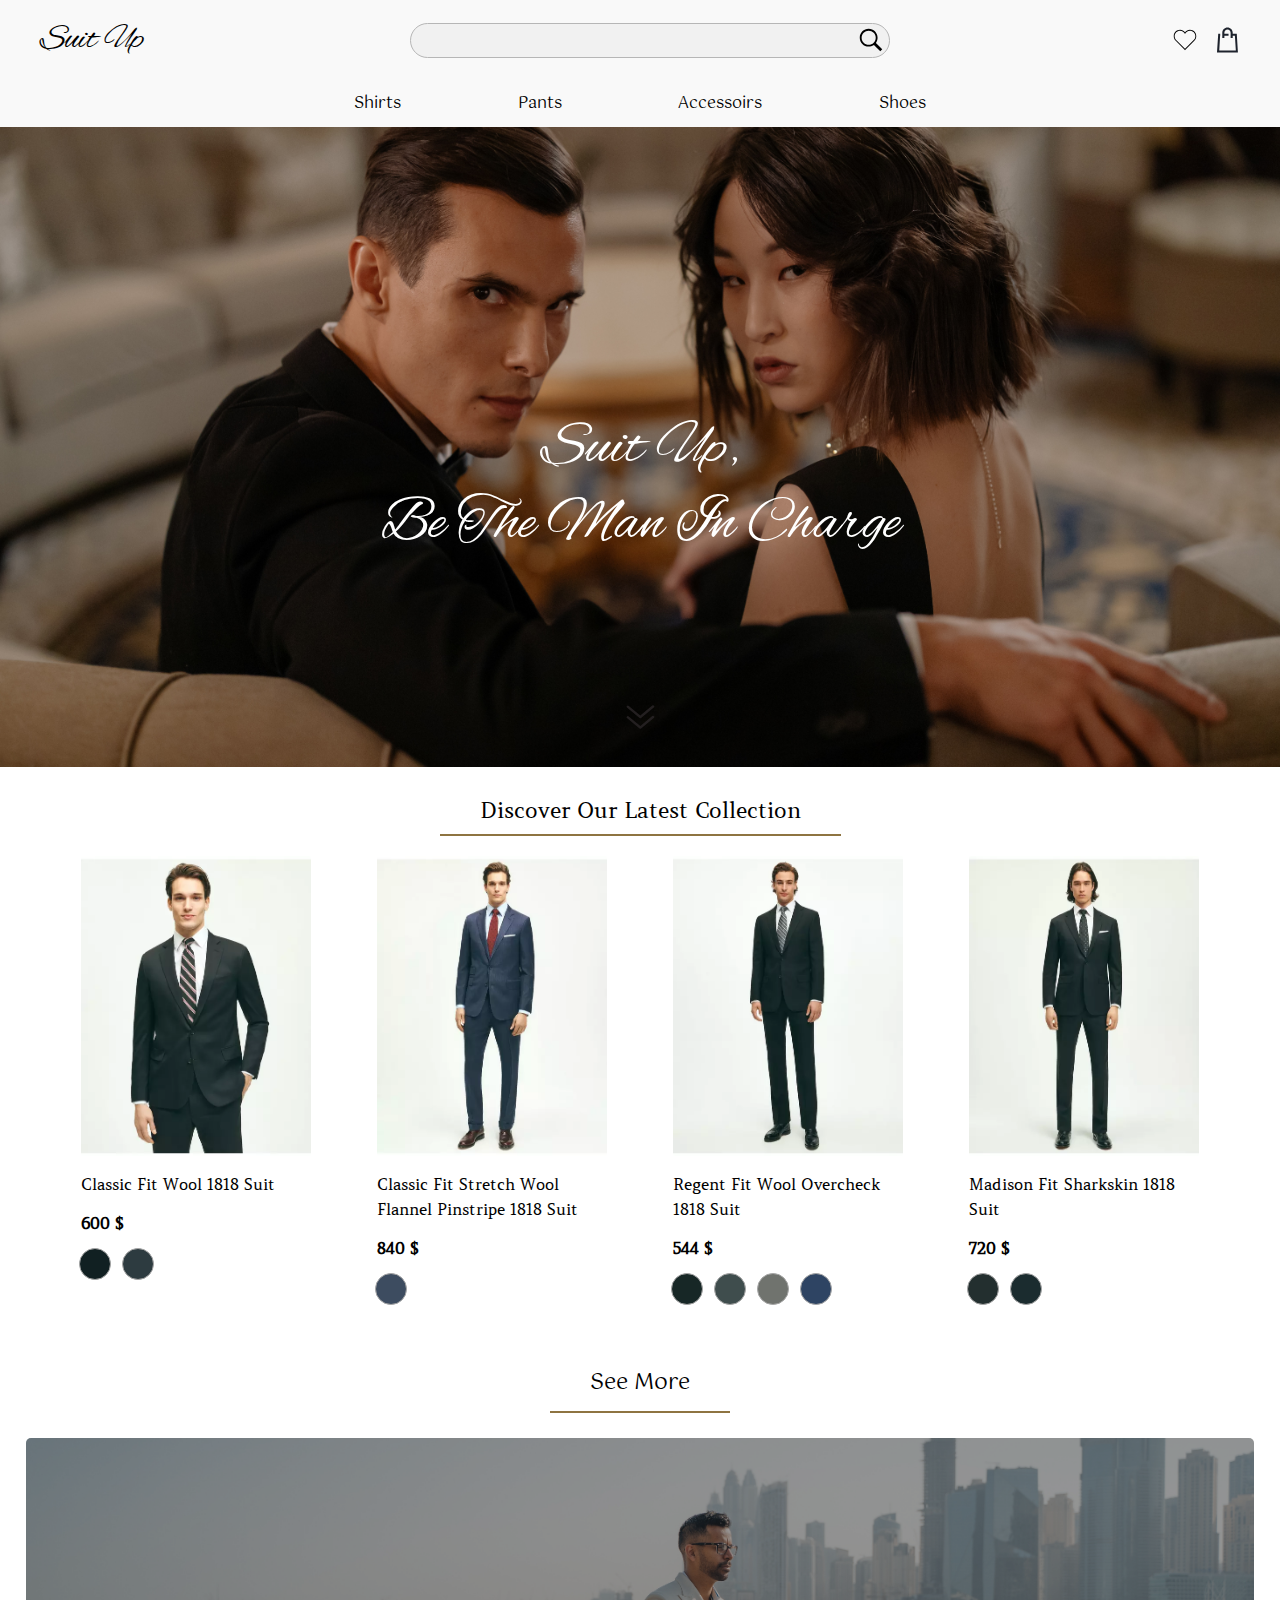
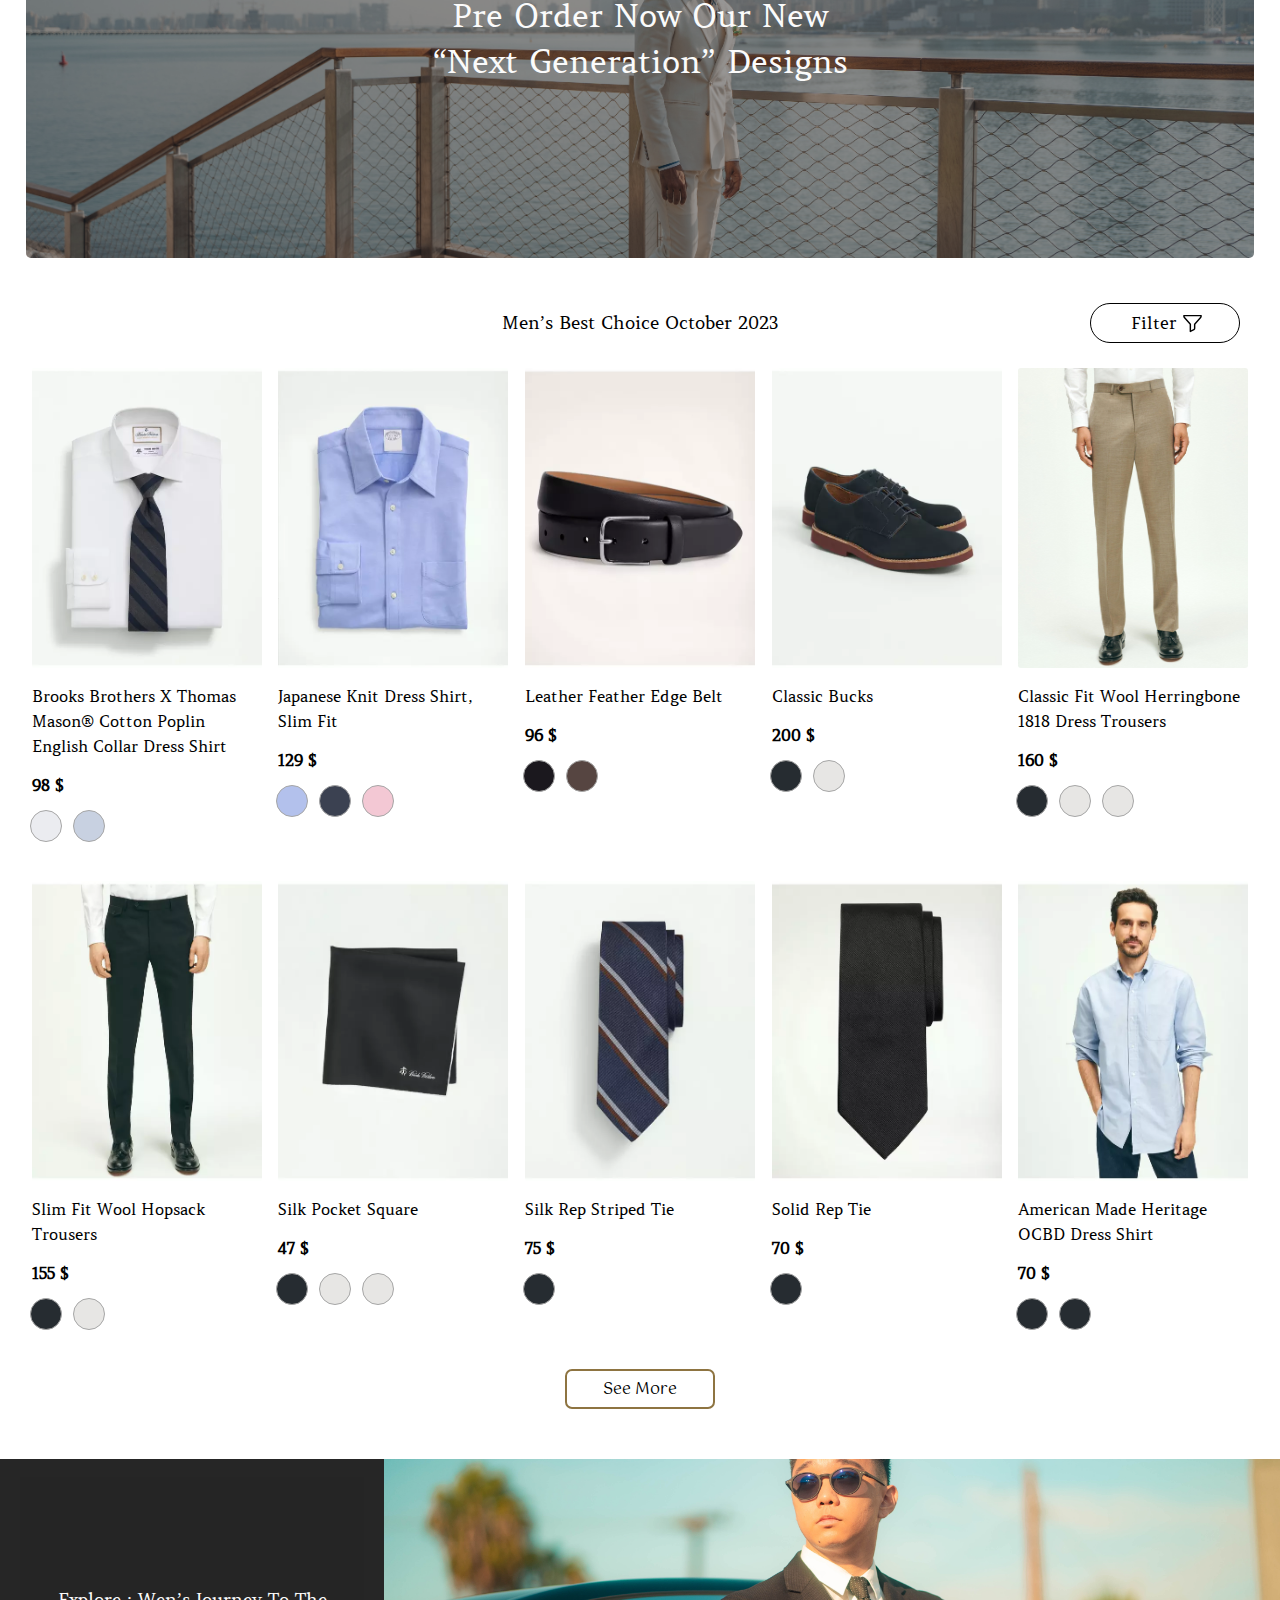
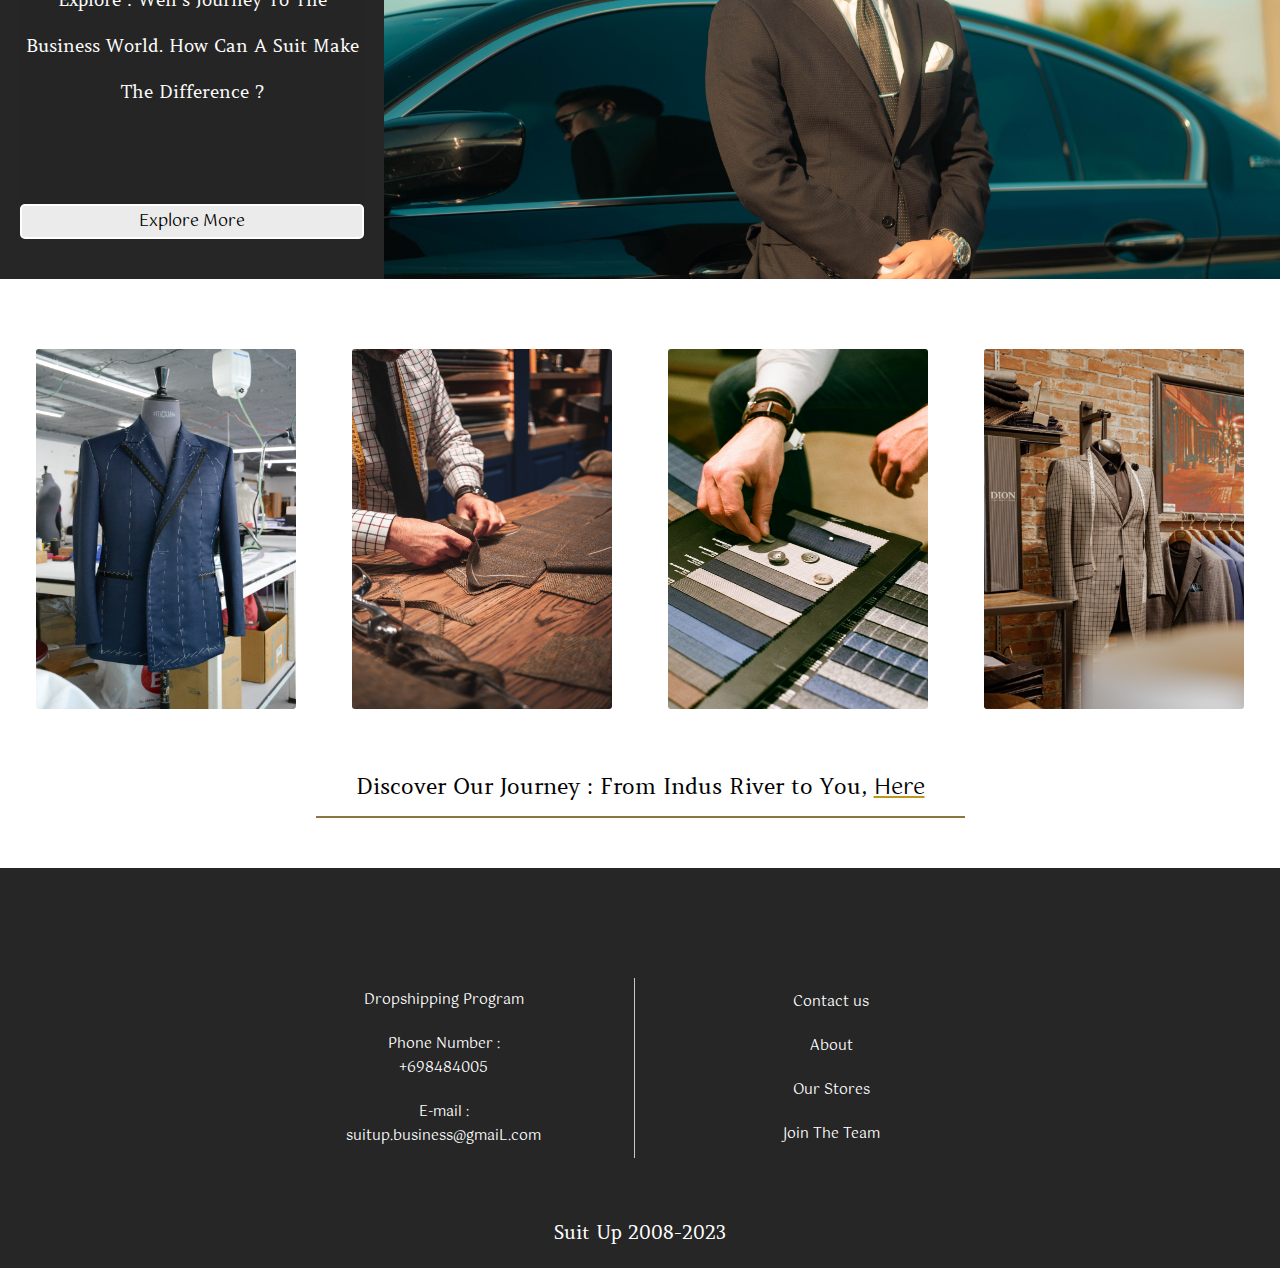
<file: index.html>
<!DOCTYPE html>
<html lang="en">
<head>
    <meta charset="UTF-8">
    <meta name="viewport" content="width=device-width, initial-scale=1.0">
    <title>Home | Suit Up</title>
    <link rel="stylesheet" href="style.css">
    <script src="https://code.jquery.com/jquery-3.7.1.slim.js" integrity="sha256-UgvvN8vBkgO0luPSUl2s8TIlOSYRoGFAX4jlCIm9Adc=" crossorigin="anonymous"></script>
</head>
<body>
    <nav>
        <div>
            <p>Suit Up</p>
            <form action="">
                <input type="text">
                <img src="assets/211817_search_strong_icon.svg" alt="search-icon">
            </form>
            <a href="info.html"><img src="assets/211754_heart_icon.svg" alt=""></a>
            <a href="info.html"><img src="assets/2638312_bag_buy_cart_e-commerce_marketing_icon.svg" style="width: 25px;"></a>
            <i class="bi bi-list mobile"></i>
        </div>
        <div>
            <a href="info.html">Shirts</a>
            <a href="info.html">Pants</a>
            <a href="info.html">Accessoirs</a>
            <a href="info.html">Shoes</a>
        </div>  
    </nav>

    <div id="mobile-nav" class="mobile">
        <i class="bi bi-x mobile"></i>
        <form action="" class="search-mobile">
            <input type="text">
            <img src="assets/211817_search_strong_icon.svg" alt="search-icon">
        </form>
        <a href=""> View Cart</a>
        <a href="">WishList</a>
    </div>


    <div id="mainImg">
        <img src="assets/pexels-cottonbro-studio-6474943.jpg" />
        <p>Suit Up, <br> Be The Man In Charge</p>
        <img class="svg" src="assets/down.svg" alt="">
    </div>

    <p class="title">Discover Our Latest Collection</p>

    <div class="wrapper">

        <div class="div">
            <a href="product.html">
                <img src="assets/clothes/a1.webp" alt="">
            </a>
            <p>Classic Fit Wool 1818 Suit</p>
            <b>600 $</b>
            <br>
            <div class="color" style="background-color: #112022;" data-url="assets/clothes/a1.webp"  ></div>
            <div class="color" style="background-color: #2D3B40;" data-url="assets/clothes/a2.webp" ></div>
        </div>

        <div class="div">
            <a href="product.html">
                <img src="assets/clothes/b1.webp" alt="">
            </a>
            <p>Classic Fit Stretch Wool Flannel Pinstripe 1818 Suit</p>
            <b>840 $</b>
            <br>
            <div class="color" style="background-color: #3D4C60;" data-url="assets/clothes/b1.webp"  ></div>
        </div>

        <div class="div">
            <a href="product.html">
                <img src="assets/clothes/c1.webp" alt="">
            </a>
            <p>Regent Fit Wool Overcheck 1818 Suit</p>
            <b>544 $</b>
            <br>
            <div class="color" style="background-color: #172726;" data-url="assets/clothes/c1.webp"  ></div>
            <div class="color" style="background-color: #3F4D4D;" data-url="assets/clothes/c2.webp" ></div>
            <div class="color" style="background-color: #70736E;" data-url="assets/clothes/c3.webp"  ></div>
            <div class="color" style="background-color: #2E4463;" data-url="assets/clothes/c4.webp" ></div>
        </div>

        <div class="div">
            <a href="product.html">
                <img src="assets/clothes/e1.webp" alt="">
            </a>
            <p>Madison Fit Sharkskin 1818 Suit</p>
            <b>720 $</b>
            <br>
            <div class="color" style="background-color: #232F2F;" data-url="assets/clothes/e1.webp"  ></div>
            <div class="color" style="background-color: #1B2C2F;" data-url="assets/clothes/e2.webp" ></div>
        </div>
    </div>
    <div class="title" ><a href="info.html">See More</a> </div>

    <section>
        <img src="assets/pexels-the-lazy-artist-gallery-3109603.jpg" alt="">
        <p>Pre Order Now Our New <br> “Next Generation”  Designs   </p>
    </section>

    <div class="span">
        <p>Men’s Best Choice October 2023</p>
        <div  class="button">
            <span>Filter</span>
            <img src="assets/4781834_filter_filters_funnel_list_sort_icon.svg" alt="">
        </div>
    </div>

    <div class="wrapper">
        
        <div class="div">
            <a href="product.html"></a>
                <img src="assets/clothes/f1.webp" alt="">
            </a>
            <p>Brooks Brothers X Thomas Mason® Cotton Poplin English Collar Dress Shirt
            </p>
            <b>98 $</b>
            <br>
            <div class="color" style="background-color: #EBECF0;"  data-url="assets/clothes/f1.webp" ></div>
            <div class="color" style="background-color: #C8D1E1;" data-url="assets/clothes/f2.webp"></div>
        </div>
        
        <div class="div">
            <a href="product.html">
                <img src="assets/clothes/g1.webp" alt="">
            </a>
            <p>Japanese Knit Dress Shirt, Slim Fit
            </p>
            <b>129 $</b>
            <br>
            <div class="color" style="background-color: #B3C1EC;" data-url="assets/clothes/g1.webp" ></div>
            <div class="color" style="background-color: #3B4151;" data-url="assets/clothes/g2.webp"></div>
            <div class="color" style="background-color: #F3C8D4;" data-url="assets/clothes/g3.webp"></div>
        </div>
        
        <div class="div">
            <a href="product.html">
                <img src="assets/clothes/h1.webp" alt="">
            </a>
            <p>Leather Feather Edge Belt
            </p>
            <b>96 $</b>
            <br>
            <div class="color" style="background-color: #1B181E;" data-url="assets/clothes/h1.webp" ></div>
            <div class="color" style="background-color: #564541;" data-url="assets/clothes/h2.webp"></div>
        </div>
        
        <div class="div">
            <a href="product.html">
                <img src="assets/clothes/i1.webp" alt="">
            </a>
            <p>Classic Bucks
            </p>
            <b>200 $</b>
            <br>
            <div class="color" style="background-color: #262C31;" data-url="assets/clothes/i1.webp" ></div>
            <div class="color" style="background-color: #E7E6E4;" data-url="assets/clothes/i2.webp"></div>
        </div>
        <!--////////////////////////////////////////////////////////////////////////-->
      
        <div class="div">
            <a href="product.html">
                <img src="assets/clothes/j1.webp" alt="">
            </a>
            <p>Classic Fit Wool Herringbone 1818 Dress Trousers
            </p>
            <b>160 $</b>
            <br>
            <div class="color" style="background-color: #262C31;" data-url="assets/clothes/j1.webp" ></div>
            <div class="color" style="background-color: #E7E6E4;" data-url="assets/clothes/j2.webp"></div>
            <div class="color" style="background-color: #E7E6E4;" data-url="assets/clothes/j3.webp"></div>
        </div>
        
        <div class="div">
            <a href="product.html">
                <img src="assets/clothes/k1.webp" alt="">
            </a>
            <p>Slim Fit Wool Hopsack Trousers
            </p>
            <b>155 $</b>
            <br>
            <div class="color" style="background-color: #262C31;" data-url="assets/clothes/k1.webp" ></div>
            <div class="color" style="background-color: #E7E6E4;" data-url="assets/clothes/k2.webp"></div>
        </div>

        <div class="div">
            <a href="product.html">
                <img src="assets/clothes/l1.webp" alt="">
            </a>
            <p>Silk Pocket Square
            </p>
            <b>47 $</b>
            <br>
            <div class="color" style="background-color: #262C31;" data-url="assets/clothes/l1.webp" ></div>
            <div class="color" style="background-color: #E7E6E4;" data-url="assets/clothes/l2.webp"></div>
            <div class="color" style="background-color: #E7E6E4;" data-url="assets/clothes/l3.webp"></div>
        </div>

        <div class="div">
            <a href="product.html">
                <img src="assets/clothes/m1.webp" alt="">
            </a>
            <p>Silk Rep Striped Tie
            </p>
            <b>75 $</b>
            <br>
            <div class="color" style="background-color: #262C31;" data-url="assets/clothes/m1.webp" ></div>
        </div>

        <div class="div">
            <a href="product.html">
                <img src="assets/clothes/n1.webp" alt="">
            </a>
            <p>Solid Rep Tie
            </p>
            <b>70 $</b>
            <br>
            <div class="color" style="background-color: #262C31;" data-url="assets/clothes/n1.webp" ></div>
        </div>
        
        <div class="div">
            <a href="product.html">
                <img src="assets/clothes/o1.webp" alt="">
            </a>
            <p>American Made Heritage OCBD Dress Shirt
            </p>
            <b>70 $</b>
            <br>
            <div class="color" style="background-color: #262C31;" data-url="assets/clothes/o1.webp" ></div>
            <div class="color" style="background-color: #262C31;" data-url="assets/clothes/o2.webp" ></div>
        </div>
    </div>

    <div class="button2"><a href="info.html">See More</a></div>

    <section>
        <div>
            <p>Explore :  Wen’s Journey To The Business World. How Can A Suit Make The Difference ? </p>
            <div class="button2"><a href="info.html">Explore More</a></div>
        </div>
        <img src="assets/luigi-estuye-lucreative-_kxXLiSt5I4-unsplash.jpg" alt="">
    </section>

    <div class="wrapper show">
        <img src="assets/emmanuel-boldo-u3Cm8yJ0HjE-unsplash.jpg" alt="">
        <img src="assets/salvador-godoy-ksLWYYmK-0k-unsplash.jpg" alt="">
        <img src="assets/yasamine-june-U4Ewfl8ewq0-unsplash.jpg" alt="">
        <img src="assets/logan-weaver-lgnwvr-JqRQtSr2MCI-unsplash.jpg" alt="">
    </div>
    <div class="title">Discover Our Journey : From Indus River to You, <u style="color: rgb(189, 151, 28);"><a href="info.html">Here</u></a></div>

    <footer>
        <div>
            <a href="">Dropshipping Program</a>
            <a href="">Phone Number :<br> +698484005</a>
            <a href="">E-mail : <br> suitup.business@gmaiL.com</a>
        </div>
        <div>
            <a href="">Contact us</a>
            <a href="">About</a>
            <a href="">Our Stores</a>
            <a href="">Join The Team</a>
        </div>
        
        <p>Suit Up 2008-2023</p>
    </footer>

    <script src="script.js" ></script>

</body>
</html>
</file>
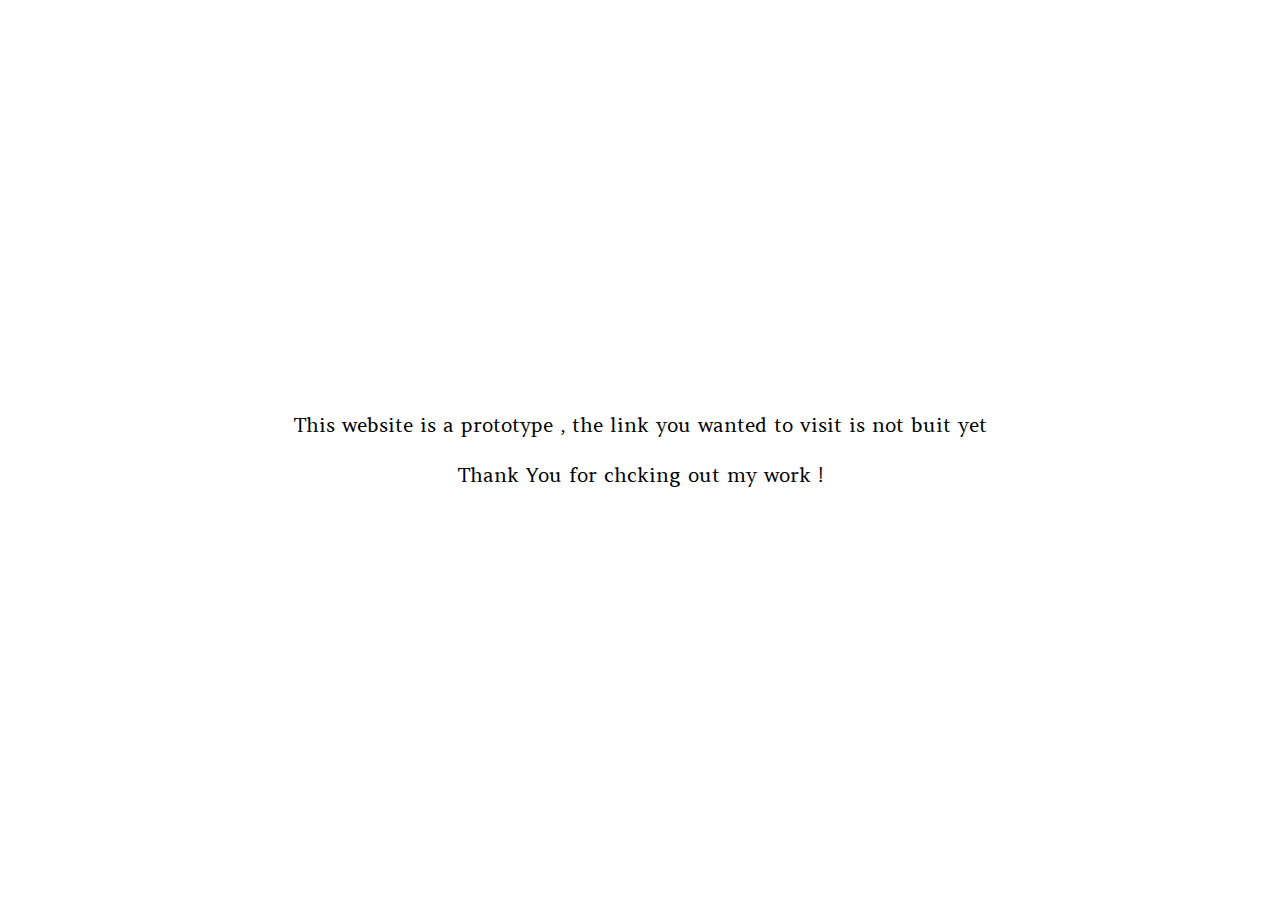
<file: info.html>
<!DOCTYPE html>
<html lang="en">
<head>
    <meta charset="UTF-8">
    <meta name="viewport" content="width=device-width, initial-scale=1.0">
    <title>Document</title>
    <link rel="stylesheet" href="style.css">
    <style>
        div{
            width: 100vw;
            height: 100vh;
            display: flex;
            align-items: center;
            justify-content: center;
            font-size: 20px;
            text-align: center;
            padding: 0 20px;
        }
    </style>
</head>
<body>
    <div>
        This website is a prototype , the link you wanted to visit is not buit yet <br>
        <br>Thank You for chcking out my work ! 
    </div>
</body>
</html>
</file>
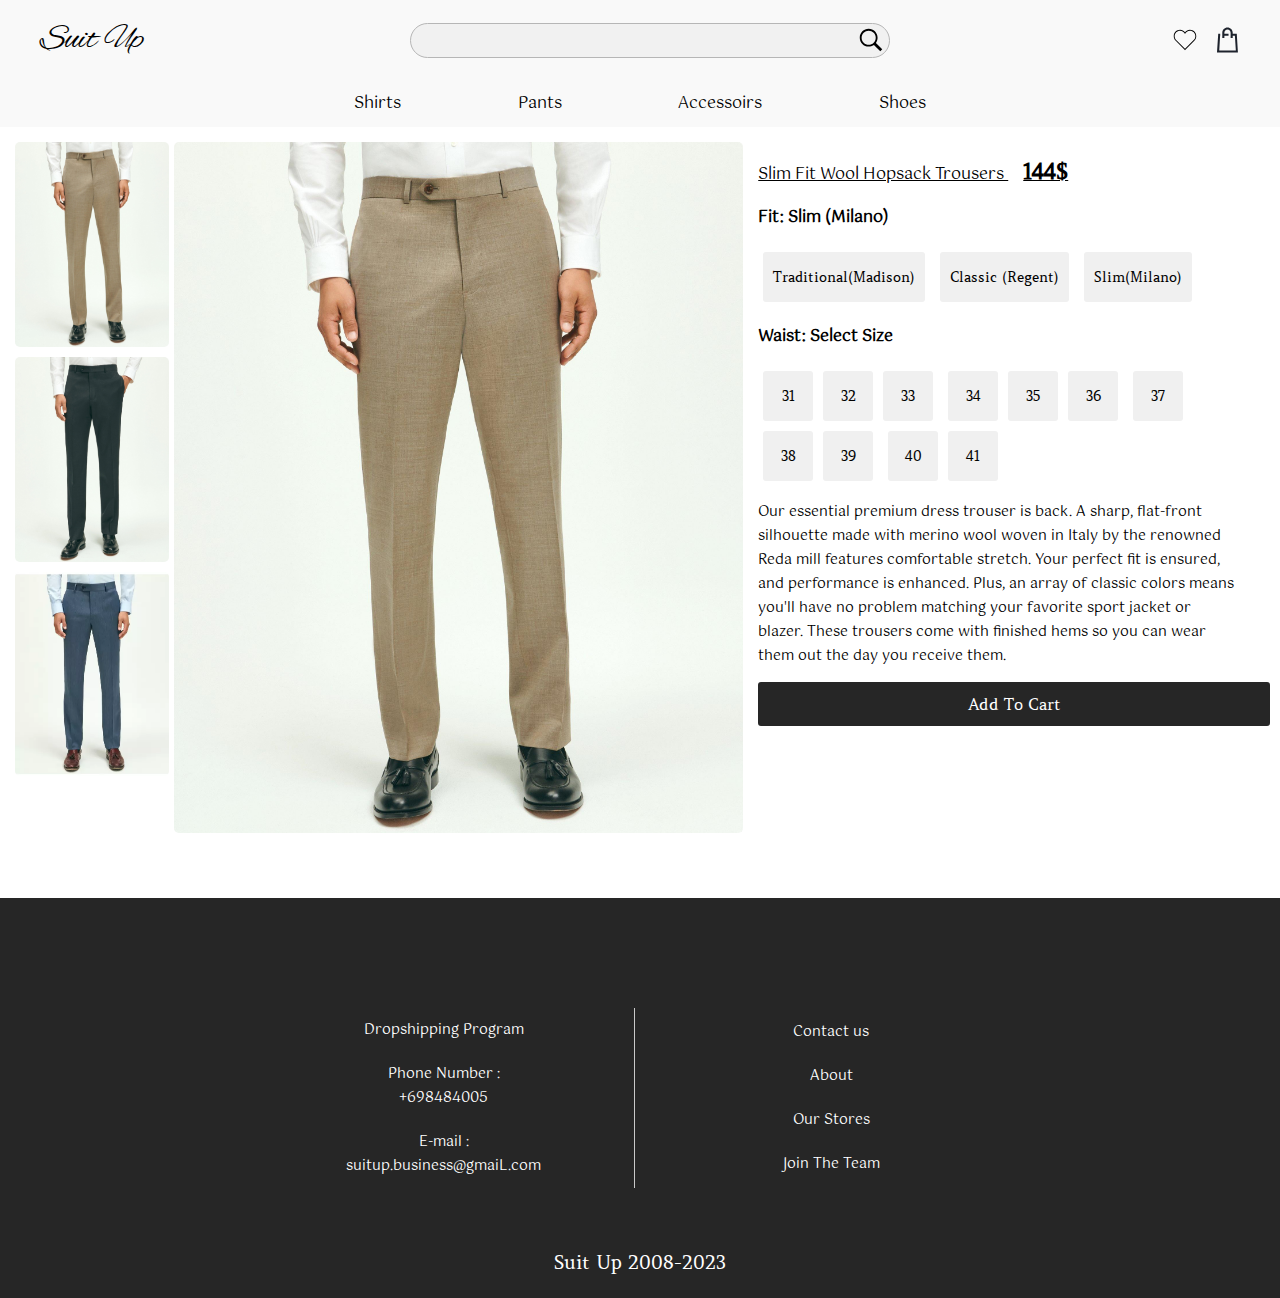
<file: product.html>
<!DOCTYPE html>
<html lang="en">
<head>
    <meta charset="UTF-8">
    <meta name="viewport" content="width=device-width, initial-scale=1.0">
    <title>Home | Suit Up</title>
    <link rel="stylesheet" href="style.css">
    <script src="https://code.jquery.com/jquery-3.7.1.slim.js" integrity="sha256-UgvvN8vBkgO0luPSUl2s8TIlOSYRoGFAX4jlCIm9Adc=" crossorigin="anonymous"></script>
</head>
<body>
    <nav>
        <div>
            <p>Suit Up</p>
            <form action="">
                <input type="text">
                <img src="assets/211817_search_strong_icon.svg" alt="search-icon">
            </form>
            <img src="assets/211754_heart_icon.svg" alt="">
            <img src="assets/2638312_bag_buy_cart_e-commerce_marketing_icon.svg" style="width: 25px;">
            <i class="bi bi-list mobile"></i>
        </div>
        <div>
            <a href="info.html">Shirts</a>
            <a href="info.html">Pants</a>
            <a href="info.html">Accessoirs</a>
            <a href="info.html">Shoes</a>
        </div>  
    </nav>

    <div id="mobile-nav" class="mobile">
        <i class="bi bi-x mobile"></i>
        <form class="search-mobile">
            <input type="text">
            <img src="assets/211817_search_strong_icon.svg" alt="search-icon">
        </form>
        <a href=""> View Cart</a>
        <a href="">WishList</a>
    </div>

    <div id="product-wrapper">

        <div id="product-img-wrapper">
            <div id="side-images-wrapper">
                <img  class="img" src="assets/clothes/j1.webp" alt="">
                <img  class="img" src="assets/clothes/j2.webp" alt="">
                <img  class="img" src="assets/clothes/j3.webp" alt="">
            </div>
            <img class="main" src="assets/clothes/j1.webp" alt="">
        </div>


        <div id="product-infos-wrapper">
            <p>Slim Fit Wool Hopsack Trousers <b>144$ </b></p>
            <p style="font-weight: bold;">Fit: Slim (Milano) </p>
            <div class="butt fit">Traditional(Madison)</div>
            <div class="butt fit">Classic (Regent)</div>
            <div class="butt fit">Slim(Milano)</div>
            <p style="font-weight: bold;">Waist: Select Size</p>
            <div class="butt waist">31</div><div class="butt waist">32</div><div class="butt waist">33</div>
            <div class="butt waist" >34</div><div class="butt waist">35</div><div class="butt waist">36</div>
            <div class="butt waist">37</div><br><div class="butt waist">38</div><div class="butt waist">39</div>
            <div class="butt waist">40</div><div class="butt waist">41</div>
            <p>Our essential premium dress trouser is back. A sharp, flat-front silhouette made with merino wool woven in Italy by the renowned Reda mill features comfortable stretch. Your perfect fit is ensured, and performance is enhanced. Plus, an array of classic colors means you'll have no problem matching your favorite sport jacket or blazer. These trousers come with finished hems so you can wear them out the day you receive them.</p>
            <div>Add To Cart</div>
        </div>
    </div>

    <footer>
        <div>
            <a href="">Dropshipping Program</a>
            <a href="">Phone Number :<br> +698484005</a>
            <a href="">E-mail : <br> suitup.business@gmaiL.com</a>
        </div>
        <div>
            <a href="">Contact us</a>
            <a href="">About</a>
            <a href="">Our Stores</a>
            <a href="">Join The Team</a>
        </div>
        
        <p>Suit Up 2008-2023</p>
    </footer>

    <script src="script.js" ></script>

</body>
</html>
</file>
<file: style.css>
@import url('https://fonts.googleapis.com/css2?family=Amethysta&display=swap');
@import url('https://fonts.googleapis.com/css2?family=Gotu&display=swap');
@import url("https://cdn.jsdelivr.net/npm/bootstrap-icons@1.11.1/font/bootstrap-icons.css");
@import url('https://fonts.googleapis.com/css2?family=Beth+Ellen&display=swap');
@import url('https://fonts.googleapis.com/css2?family=Alex+Brush&display=swap');

body{
    margin: 0;
}

*{
    position: relative;
    box-sizing: border-box;
    font-family: 'Amethysta', serif;
}

.mobile{
    display: none;
}

nav{
    width: 100%;
    padding: 0px 40px;
    background-color: #F9F9F9;
}

nav :nth-child(1){
    display: flex;
    flex-direction: row;
    align-items: center;
    max-height: 80px;

}


nav :nth-child(1) img{
    width: 30px;
    height: 30px;
    margin-left: 15px;
}

nav :nth-child(1) p{
    font-size: 34px;
    font-family: 'Alex Brush', cursive;
}


form{
    max-width: 480px;
    width: 60vw;
    margin: auto;
    display: inline-flex;
    align-items: center;
    border: 1px solid #B6B6B6;
    border-radius: 25px;
    overflow: hidden;
    height: 35px;
    background-color: #f1f1f1;
}
form img{
    width: 30px;
    height: 30px;
    position: absolute;
    left: 90%;
}

form input{
    width: 90%;    
    border: none;
    outline-style: none;
    padding: 5px 15px;
    background-color: transparent;
}

nav div:nth-child(2){
    padding: 10px 20vw;
    display:flex;
    flex-direction: row;
    align-items: center;
    justify-content: space-around;
}

a{
    color: black;
    text-decoration: none;
    font-family: 'Gotu', sans-serif;
}
nav div:nth-child(2) a:hover{
    text-decoration: underline;
}

#mainImg{
    width: 100%;
    height: 50vw;
    z-index: -1;
    overflow: hidden;
    display: flex;
    justify-content: center;
}

#mainImg img{
    width: 100%;
    height: 100%;
    /*transform:scaleY(1.4)*/
    transform: scaleY(1.4);   
}
#mainImg p{
    position: absolute;
    width: 100%;
    height: 100%;
    display: flex;
    align-items: center;justify-content: center;
    top: -20px;
    left: 0;
    font-size:4.7vw;
    text-align: center;
    color: white;
    font-family: 'Alex Brush', cursive;
}
#mainImg .svg{
    width: 35px;
    height: 40px;
    position: absolute;
    bottom: 30px;
    transform: scaleX(1.2);
}

.title{
    padding: 30px 40px 10px 40px;
    width: fit-content;
    margin: auto;
    border-bottom: 2px solid #8E7441;
    font-size: 22px;
    text-align: center;
}

.wrapper{
    width: 100%;
    padding: 10px 15px 0 15px;
    display: flex;
    flex-direction: row;
    justify-content: space-evenly;
    flex-wrap: wrap;
}

.div{
    width: 230px;
    height: fit-content;
    margin: 10px 0;
}

.div img{
    width: 100%;
    height: 300px;
    display: flex;
    flex-direction: column;
    border-radius: 3px;
    transition: opacity .3s;
}
.div img:hover{
    opacity: .8;
    transition: .4s;
}
.div p{
    width: 100%;
    text-align: left;
    line-height: 25px;
    cursor: pointer;
    
}
.div p:hover{
    text-decoration: underline;
}
.div div{
    display: inline-flex;
    margin: 15px 3px;
    left: -5px;
    width: 32px;
    height: 32px;
    border-radius: 60px;
    border: 1px solid #A6A6A6;
}

section{
    width: 96%;
    margin: 25px auto 0 auto;
    height: 420px;
    overflow: hidden;
    border-radius: 5px;
}
section img{
    width: 100%;height: 100%;
    transform: scaleY(2);
    z-index: -1;
}
section p{
    position: absolute;
    font-size: 2em;
    line-height: 46px;
    color: rgb(251, 251, 251);
    width: 100%;
    top: -80px;
    left: 0;
    height: 500px;
    background-color: rgba(38, 38, 38, 0.4);
    display: flex;
    align-items: center;
    justify-content: center;
    text-align: center;
    transition: .4s;
    cursor: pointer;
}
section p:hover{
    background-color: rgba(38, 38, 38, 0.8);
    color: rgb(228, 228, 228);
    transition: .4s;
}


.span{
    margin-top: 40px;
    width: 100%;
    height: 50px;
    display: flex;
    flex-direction: row;
    align-items: center;
    justify-content: center;
    font-size: 18px;
}

.button{
    position: absolute;
    right: 40px;
    width: 150px;
    height: 40px;
    display: flex;
    align-items: center;
    justify-content: center ;
    border: 1px solid black;
    border-radius: 40px;
    font-size: 17px;
}
.button img{
    width: 23px;
    left: 5px;
}

.button2{
    width: 150px;
    height: 40px;
    border-radius: 7px;
    border: 2px solid #8E7441;
    display: flex;align-items: center;justify-content: center;
    margin: 10px auto;
    margin-bottom: 50px;
}

section:nth-of-type(2){
    display: flex;
    flex-direction: row;
    width: 100%;
    border-radius: 0;
}

section:nth-of-type(2) img{
    width: 70%;
    transform: scaleY(1.4);
}
section:nth-of-type(2) div{
    width: 30%;
    display: flex;
    flex-direction: column;
    height: 100%;
    background-color: rgba(38, 38, 38);
    padding: 0 20px;
}

section:nth-of-type(2) p{
    position: relative;
    left: 0;
    top: 0;
    font-size: 1.1em;
    cursor:none;
}

section:nth-of-type(2) .button2{
    width: 100%;
    height: 50px;
    border-radius: 5px;
    display: flex;align-items: center;justify-content: center;
    margin-bottom: 0;
    bottom: 40px;
    background-color: #EBEBEB;
    border: 2px solid white;
    transition: background-color .4s, color .4s;
    cursor: pointer;
}

section:nth-of-type(2) .button2:hover{
    background-color: transparent;
    color: white;
    transition: background-color .4s, color .4s;
}

.show{
    padding: 50px 0 10px 0;
    height: fit-content;
    justify-content: space-evenly;
}
.show img{
    width: 260px;
    height: 360px;
    border-radius: 3px;
    margin: 20px;
}

footer{
    padding: 20px ;
    top: 50px;
    width: 100%;
    height: 400px;
    background-color: #262626;
    display: flex;
    flex-direction: row;
    align-items: center;
    justify-content: center;
}
footer div{
    width: 30%;
    margin: 0 5px;
    display: flex;
    flex-direction: column;
    align-items: center;
    justify-content: center;
    font-size: 14px;
    text-align: center;
}
footer div:nth-of-type(1){
   border-right: 1px solid rgb(201, 201, 201);
   padding-right: 10px;
}
footer div a{
    color: white;
    margin: 10px 0;
}
footer p{
    color: white;
    position: absolute;
    bottom: 5px;
    width: 100%;
    text-align: center;
    font-size: 19px;
}

/*////////// Product Page  //////////*/
#product-wrapper{
    width: 100%;
    padding: 15px 10px;
    display: flex;
    flex-direction: row;
}
#product-img-wrapper{
    width: 60%;
    display: flex;
    flex-direction: row;
}
#product-img-wrapper img{
    width: auto;
    height: 54vw;
    border-radius: 5px;
}
#side-images-wrapper{
    display: flex;
    flex-direction: column;
}
#side-images-wrapper img{
    top: -5px;
    margin: 5px;
    height: 225px;
    width: 190px;

    width: 12vw;
    height: 16vw;
}
#product-infos-wrapper{
    padding-left: 15px;
    width: fit-content
}
#product-infos-wrapper p:nth-of-type(1){
    text-decoration: underline;
}
#product-infos-wrapper p{
    font-family: 'Gotu', sans-serif;}

#product-infos-wrapper b{
    font-size: 22px;
    margin-left: 15px;
}
#product-infos-wrapper .butt{
    padding: 5px 10px;
    width: fit-content;
    min-width: 50px;
    height: 50px;
    display: inline-flex;
    font-size: 14px;
    align-items: center;
    justify-content: center;
    background-color: #f0f0f0;
    margin: 5px;
    border-radius: 3px;
}
#product-infos-wrapper p:last-of-type{
   font-size: 14px;
   padding: 0px 30px 0 0;
}
#product-infos-wrapper div:last-child{
    width: 100% ;
    padding: 10px;
    border-radius: 3px;
    text-align: center;
    background-color: #262626;
    color: white;
    border: 2px solid #262626;
    transition: color .3s, background-color .5s ;
 }
 #product-infos-wrapper :last-child:hover{
    color: black;
    background-color: transparent;
    transition: .5s;
 }


@media screen and (max-width : 760px) {
    .mobile{
        display: unset;
    }
    #mobile-nav{
        position: fixed;
        top: 0;
        width: 0%;
        height: 100vh;
        z-index: 2;
        background-color: rgb(239, 239, 239);
        overflow: hidden;
        transition: width .4s;
    }
    .search-mobile{
      display: inline-flex !important; 
      width: 92%;
      left: 4%;
      margin-top: 70px;
      border-radius: 5px;
      max-width: 520px;
    }
    #mobile-nav a{
        display: block;
        top: 70px;
        padding: 15px 0;
        border-bottom: 1px solid grey;
        width: 90%;
        left: 5%;
        text-align: center;
      }
      #mobile-nav .bi-x{
        position: absolute;
        margin-top: 10px;
        font-size: 37px;
        width: 100%;
        text-align: center;
      }
    
    nav{
        padding: 5px 15px;
    }
    nav i{
        font-size: 26px;
        position: absolute;
        right: 7px;
    }
    nav :nth-child(1){
        justify-content: center;
    }
    nav :nth-child(1) img{
        display: none;
    }
    
    form{
        display: none;
    } 
    nav div:nth-child(2){
        padding: 0;
        font-size: 14px;
    }

    section:nth-of-type(1){
        height: 50vw;
        border-radius: 0;
    }
    section img{
        transform: scaleY(1.3);
    }
    section p{
        font-size: 1.2em;
        height: 80vw;
        line-height: 30px;
        background-color: rgba(38, 38, 38, 0.25);
    }
    #mainImg{
        height: 100vw;
    }
    #mainImg img{
        transform: scaleX(1.5);   
    }
    #mainImg p{
        font-size: 7vw;
        top: 25px;
    }
    .title{
        margin-top: 40px;
        padding: 0 0 10px 0 ;
        font-size: 18px;
        width: 300px;
    }
    .wrapper{
        justify-content: unset;
        flex-wrap: nowrap;
        overflow-x: scroll;
        scrollbar-width: none;
    }
    .wrapper::-webkit-scrollbar{
        display: none;
    }
    .div{
        min-width: 240px;
        height: fit-content;
        margin: 10px;
        left: 15px;
    }
    .span{
        flex-direction: column;
        justify-content: center;
        font-size: 18px;
        height: fit-content;
    }
    .span p{
        padding-top: 20px;
        border-top: 1px solid rgb(42, 42, 42);
        width: fit-content;
        text-align: center;
    }
    .button{
        position: relative;
        right: unset;
        border-radius: 30px;
        width: 80%;
        margin: auto;
    }
    section:nth-of-type(2){
        flex-direction: column-reverse;
    }
    
    section:nth-of-type(2) img{
        width: 100%;
        height: 150px;
        transform: scaleY(2);
    }
    section:nth-of-type(2) div{
        width: 100%;
        height: 220px;
    }
    
    section:nth-of-type(2) .button2{
        width: 100%;
        height: 80px;
    }
    .show{
        height: fit-content;
        justify-content: space-evenly;
        flex-wrap: wrap;
    }
    .show img{
        width: 45vw;
        height: 45vw;
        border-radius: 5px;
        margin: 5px 0;
    }
    footer div{
        word-break: break-all;
        justify-content: unset;
        align-items: unset;
        font-size: 13px;
    }
    footer div:nth-of-type(1){
        width: 50%;
        text-align: left;
        
     }
    footer p{
        font-size: 17px;
    }

    
/*////////// Product Page  //////////*/
#product-wrapper{
    flex-direction: column;
}
#product-img-wrapper{
    width: 100%;
    flex-direction: column-reverse;
}
#product-img-wrapper img{
    width: 100%;
    height: auto;
}
#side-images-wrapper{
    display: flex;
    flex-direction: row;
}
#side-images-wrapper img{
    top: 0px;
    width: 70px;
    height: auto;
}
#product-infos-wrapper{
    padding-left: 15px;
    width: fit-content
}
#product-infos-wrapper b{
    font-size: 22px;
    margin-left: 15px;
}
#product-infos-wrapper p:last-of-type{
   font-size: 14px;
   padding: 20px 5px;
}    
}
</file>
